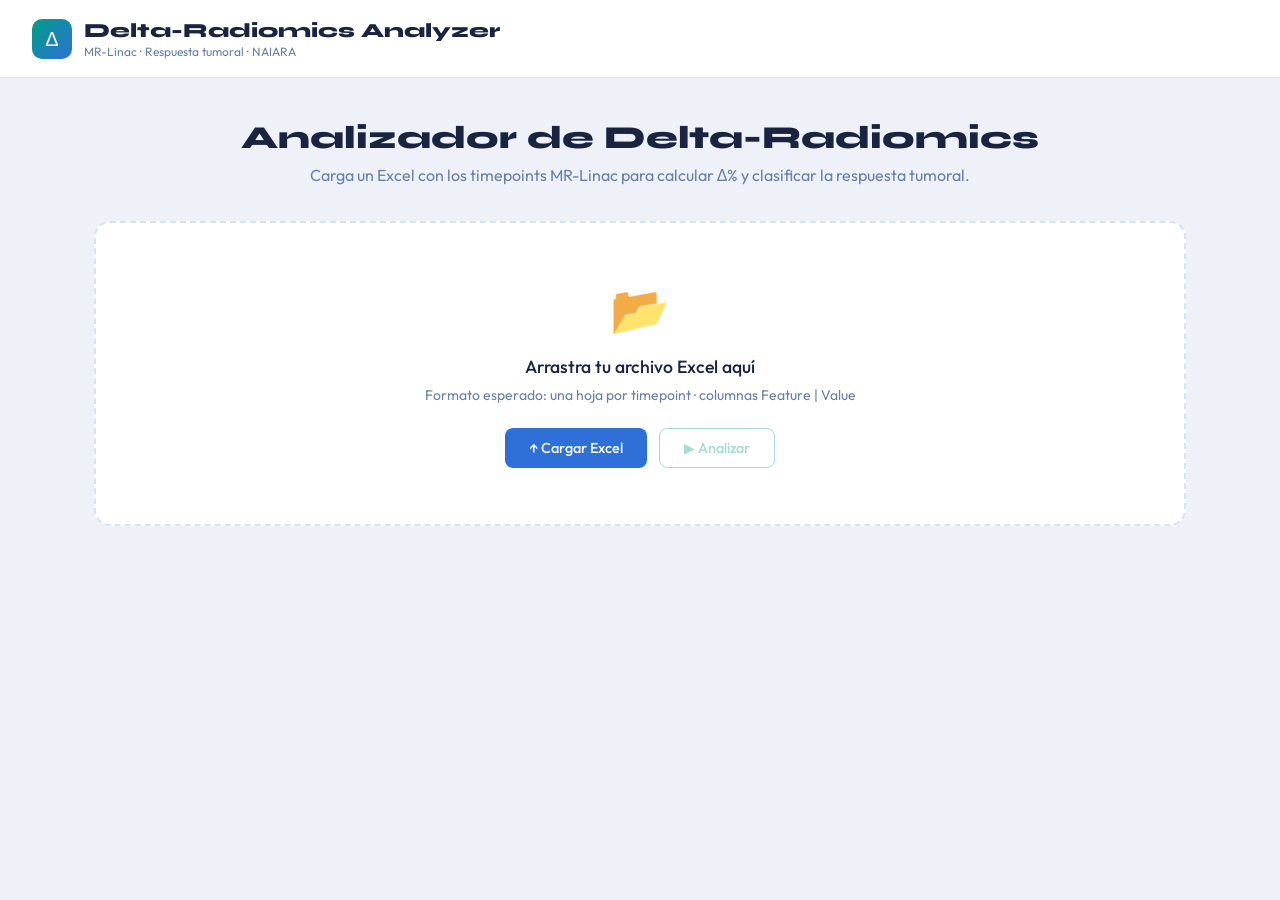
<file: simuladores_1/delta_radiomics_analyzer.html>
<!DOCTYPE html>
<html lang="es">
<head>
<meta charset="UTF-8">
<meta name="viewport" content="width=device-width, initial-scale=1.0">
<title>Delta-Radiomics Analyzer | MR-Linac</title>
<link rel="preconnect" href="https://fonts.googleapis.com">
<link rel="preconnect" href="https://fonts.gstatic.com" crossorigin>
<link href="https://fonts.googleapis.com/css2?family=Syne:wght@700;800&family=JetBrains+Mono:wght@400;500&family=Outfit:wght@300;400;500&display=swap" rel="stylesheet">
<link rel="stylesheet" href="styles.css">
<script src="https://cdn.sheetjs.com/xlsx-0.20.0/package/dist/xlsx.full.min.js"></script>
</head>
<body>

<header>
  <div class="logo">
    <div class="logo-icon">Δ</div>
    <div>
      <h1>Delta-Radiomics Analyzer</h1>
      <p>MR-Linac · Respuesta tumoral · NAIARA</p>
    </div>
  </div>
  <button id="btn-nuevo" onclick="resetToUpload()">↩ Nuevo análisis</button>
</header>

<main>

<!-- ════════════════════ FASE 1 — UPLOAD ════════════════════ -->
<section id="phase-upload">
  <div class="upload-header">
    <h2>Analizador de Delta-Radiomics</h2>
    <p>Carga un Excel con los timepoints MR-Linac para calcular Δ% y clasificar la respuesta tumoral.</p>
  </div>

  <div class="drop-zone" id="drop-zone">
    <div class="dz-icon">📂</div>
    <h3>Arrastra tu archivo Excel aquí</h3>
    <p>Formato esperado: una hoja por timepoint · columnas Feature | Value</p>
    <div class="dz-actions">
      <button class="btn-primary" onclick="document.getElementById('file-input').click()">↑ Cargar Excel</button>
      <button class="btn-secondary" id="btn-analyze" onclick="startAnalysis()" disabled>▶ Analizar</button>
    </div>
    <p id="loaded-file" class="loaded-file"></p>
    <input type="file" id="file-input" accept=".xlsx,.xls">
  </div>
</section>

<!-- ════════════════════ FASE 2 — PIPELINE ════════════════════ -->
<section id="phase-pipeline">
  <div class="pipeline-header">
    <h2>Pipeline de análisis</h2>
    <p id="pipeline-filename"></p>
  </div>
  <div class="pipeline-steps">

    <div class="pipe-card" id="pc1">
      <div class="pipe-card-icon">📋</div>
      <h3>1 · Carga e indexación de datos</h3>
      <p id="pc1-text"></p>
      <button class="pipe-next" onclick="advancePipeline(2)">Siguiente →</button>
    </div>

    <div class="pipe-card p-hidden" id="pc2">
      <div class="pipe-card-icon">📈</div>
      <h3>2 · Cálculo de variación longitudinal (Δ%)</h3>
      <p id="pc2-text"></p>
      <button class="pipe-next" onclick="advancePipeline(3)">Siguiente →</button>
    </div>

    <div class="pipe-card p-hidden" id="pc3">
      <div class="pipe-card-icon">🔍</div>
      <h3>3 · Clasificación por umbral clínico</h3>
      <p id="pc3-text"></p>
      <button class="pipe-next" onclick="advancePipeline(4)">Siguiente →</button>
    </div>

    <div class="pipe-card p-hidden" id="pc4">
      <div class="pipe-card-icon">🎯</div>
      <h3 id="pc4-title">4 · Score de respuesta global</h3>
      <p id="pc4-text"></p>
      <button class="pipe-next final" onclick="showResults()">Ver resultados →</button>
    </div>

  </div>
</section>

<!-- ════════════════════ FASE 3 — RESULTS ════════════════════ -->
<section id="phase-results">
  <div class="results-header">
    <h2>Informe de respuesta tumoral</h2>
    <p id="results-subtitle"></p>
  </div>

  <div class="results-grid">

    <!-- LEFT: tabla features -->
    <div class="table-card">
      <div class="table-card-title">Features radiómicas · Δ% respecto al timepoint basal</div>
      <div class="table-scroll">
        <table class="results-table">
          <thead>
            <tr>
              <th>Feature</th>
              <th>Categoría</th>
              <th>Basal</th>
              <th>Último</th>
              <th>Δ%</th>
              <th>Clasificación</th>
            </tr>
          </thead>
          <tbody id="results-tbody"></tbody>
        </table>
      </div>
    </div>

    <!-- RIGHT: score + chart -->
    <div class="right-col">

      <div class="score-card">
        <div class="score-number" id="score-number">—</div>
        <div class="score-label"  id="score-label">—</div>
        <div class="score-bar-wrap">
          <div class="score-bar" id="score-bar" style="width:0%"></div>
        </div>
        <div class="score-counts">
          <div class="count-box">
            <div class="count-num" id="cnt-resp" style="color:var(--green)">0</div>
            <div class="count-lbl">Respuesta</div>
          </div>
          <div class="count-box">
            <div class="count-num" id="cnt-est" style="color:var(--muted)">0</div>
            <div class="count-lbl">Estable</div>
          </div>
          <div class="count-box">
            <div class="count-num" id="cnt-res" style="color:var(--red)">0</div>
            <div class="count-lbl">Resistencia</div>
          </div>
        </div>
        <p class="score-note" id="score-note"></p>
        <div class="dl-row">
          <div style="flex:1">
            <button class="btn-dl" style="width:100%" onclick="downloadJSON()">⬇ JSON</button>
            <span class="dl-sub">Informe completo · Δ% por feature</span>
          </div>
        </div>
      </div>

      <div class="chart-card">
        <div class="chart-card-title">
          <span>Distribución Δ% por feature</span>
          <button class="btn-dl-svg" onclick="downloadChartSVG()">⬇ SVG</button>
        </div>
        <div id="chart-wrap"></div>
      </div>

    </div>
  </div>

  <!-- Feature trend over time -->
  <div class="trend-card">
    <div class="trend-card-title">
      <span>Evolución temporal por feature</span>
      <div style="display:flex;align-items:center;gap:10px">
        <select id="feature-select" class="feature-select" onchange="updateTrendChart()"></select>
        <button class="btn-dl-svg" onclick="downloadTrendSVG()">⬇ SVG</button>
      </div>
    </div>
    <div id="trend-chart-wrap"></div>
  </div>

</section>

</main>

<div id="feature-tooltip"></div>

<script src="main.js"></script>
</body>
</html>
</file>
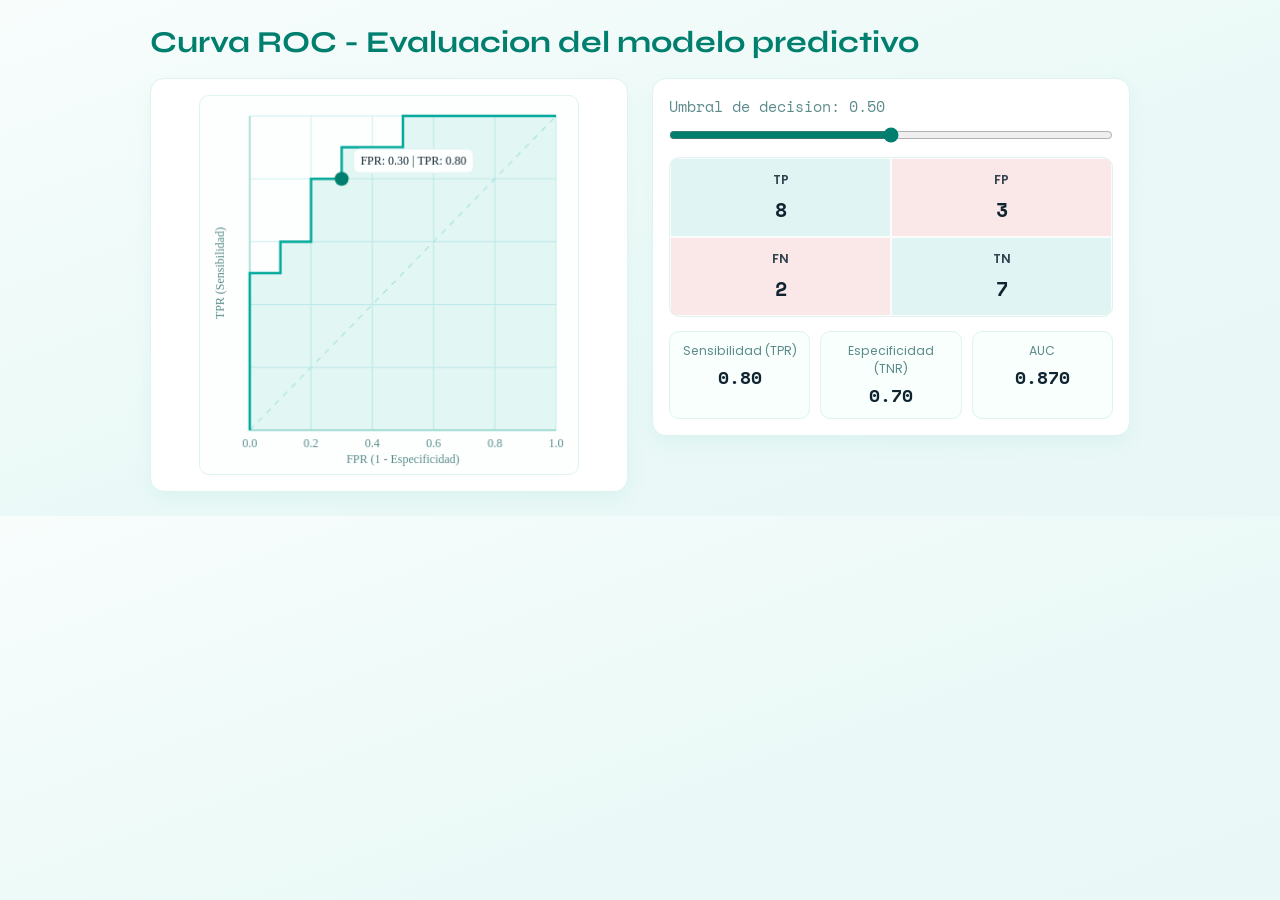
<file: simuladores_2/roc_curve.html>
<!DOCTYPE html>
<html lang="es">
<head>
  <meta charset="UTF-8" />
  <meta name="viewport" content="width=device-width, initial-scale=1.0" />
  <title>Curva ROC Interactiva</title>
  <link rel="preconnect" href="https://fonts.googleapis.com" />
  <link rel="preconnect" href="https://fonts.gstatic.com" crossorigin />
  <link href="https://fonts.googleapis.com/css2?family=Poppins:wght@400;600&family=Syne:wght@700&family=Space+Mono:wght@400;700&display=swap" rel="stylesheet" />
  <link rel="stylesheet" href="styles.css">
</head>
<body>
  <div class="wrap">
    <h1>Curva ROC - Evaluacion del modelo predictivo</h1>

    <div class="grid">
      <section class="panel">
        <canvas id="rocCanvas" width="380" height="380" aria-label="Curva ROC"></canvas>
      </section>

      <section class="panel">
        <div class="control">
          <label id="thresholdLabel" for="threshold">Umbral de decision: 0.50</label>
          <input id="threshold" type="range" min="0" max="1" step="0.01" value="0.50" />
        </div>

        <div class="matrix" aria-label="Matriz de confusion">
          <div class="cell tp"><span class="k">TP</span><span class="v" id="tp">0</span></div>
          <div class="cell fp"><span class="k">FP</span><span class="v" id="fp">0</span></div>
          <div class="cell fn"><span class="k">FN</span><span class="v" id="fn">0</span></div>
          <div class="cell tn"><span class="k">TN</span><span class="v" id="tn">0</span></div>
        </div>

        <div class="metrics">
          <div class="metric">
            <div class="k">Sensibilidad (TPR)</div>
            <div class="v" id="tprMetric">0.00</div>
          </div>
          <div class="metric">
            <div class="k">Especificidad (TNR)</div>
            <div class="v" id="tnrMetric">0.00</div>
          </div>
          <div class="metric">
            <div class="k">AUC</div>
            <div class="v" id="aucMetric">0.00</div>
          </div>
        </div>
      </section>
    </div>
  </div>

  <script src="main.js"></script>
</body>
</html>
</file>
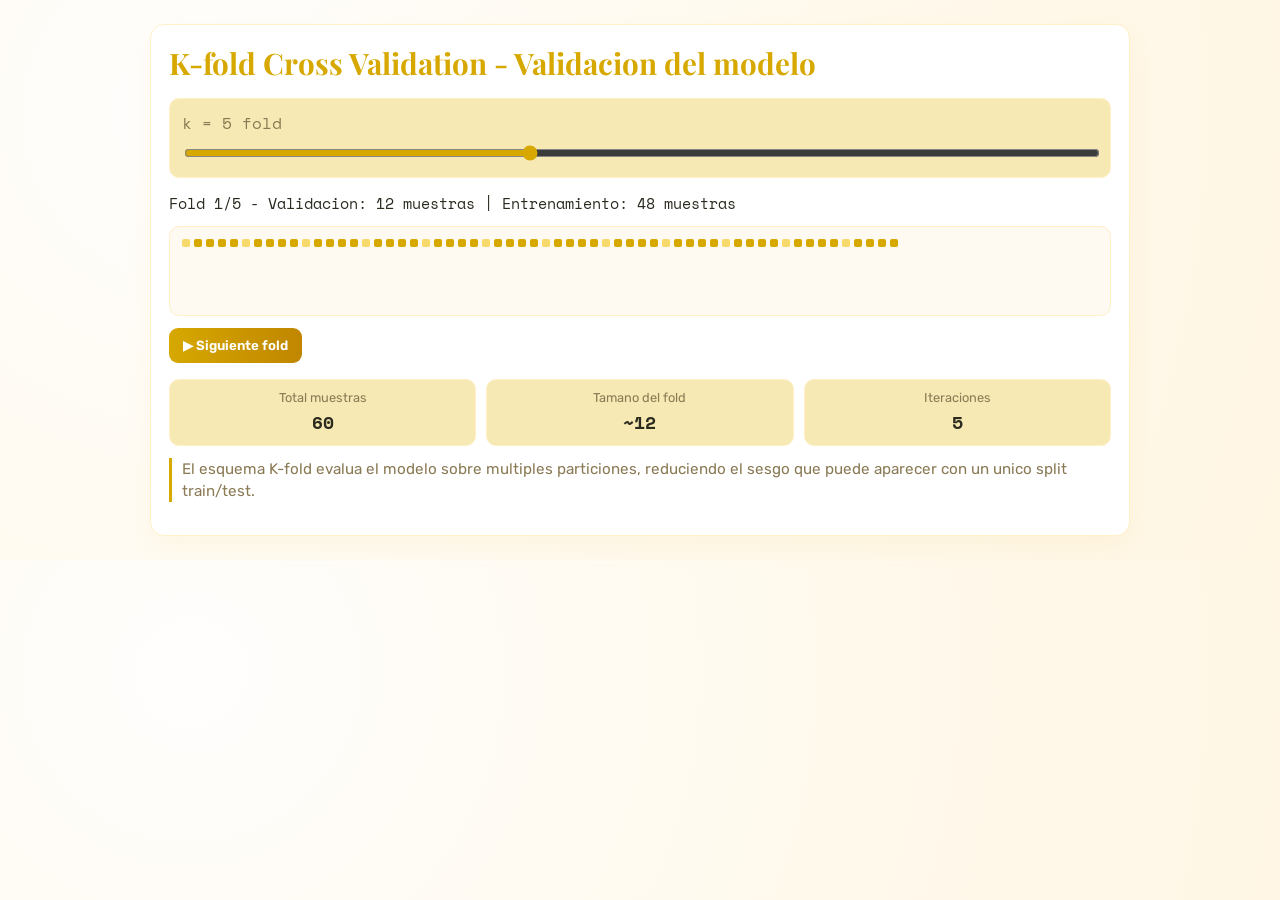
<file: simuladores_3/kfold_validation.html>
<!DOCTYPE html>
<html lang="es">
<head>
  <meta charset="UTF-8" />
  <meta name="viewport" content="width=device-width, initial-scale=1.0" />
  <title>K-fold Cross Validation</title>
  <link rel="preconnect" href="https://fonts.googleapis.com" />
  <link rel="preconnect" href="https://fonts.gstatic.com" crossorigin />
  <link href="https://fonts.googleapis.com/css2?family=Rubik:wght@400;600&family=Playfair+Display:wght@700&family=Space+Mono:wght@400;700&display=swap" rel="stylesheet" />
  <link rel="stylesheet" href="styles.css">
</head>
<body>
  <main class="wrap">
    <h1>K-fold Cross Validation - Validacion del modelo</h1>

    <section class="control">
      <label id="kLabel" for="kRange">k = 5 fold</label>
      <input id="kRange" type="range" min="2" max="10" step="1" value="5" />
    </section>

    <div id="foldInfo" class="fold-info"></div>
    <section class="samples" id="samplesGrid" aria-label="Distribucion de muestras"></section>

    <div class="actions">
      <button id="nextFoldBtn" type="button">▶ Siguiente fold</button>
    </div>

    <section class="cards">
      <article class="card">
        <div class="k">Total muestras</div>
        <div class="v">60</div>
      </article>
      <article class="card">
        <div class="k">Tamano del fold</div>
        <div class="v" id="foldSize">~12</div>
      </article>
      <article class="card">
        <div class="k">Iteraciones</div>
        <div class="v" id="iterations">5</div>
      </article>
    </section>

    <p class="note">
      El esquema K-fold evalua el modelo sobre multiples particiones,
      reduciendo el sesgo que puede aparecer con un unico split train/test.
    </p>
  </main>

  <script src="main.js"></script>
</body>
</html>
</file>
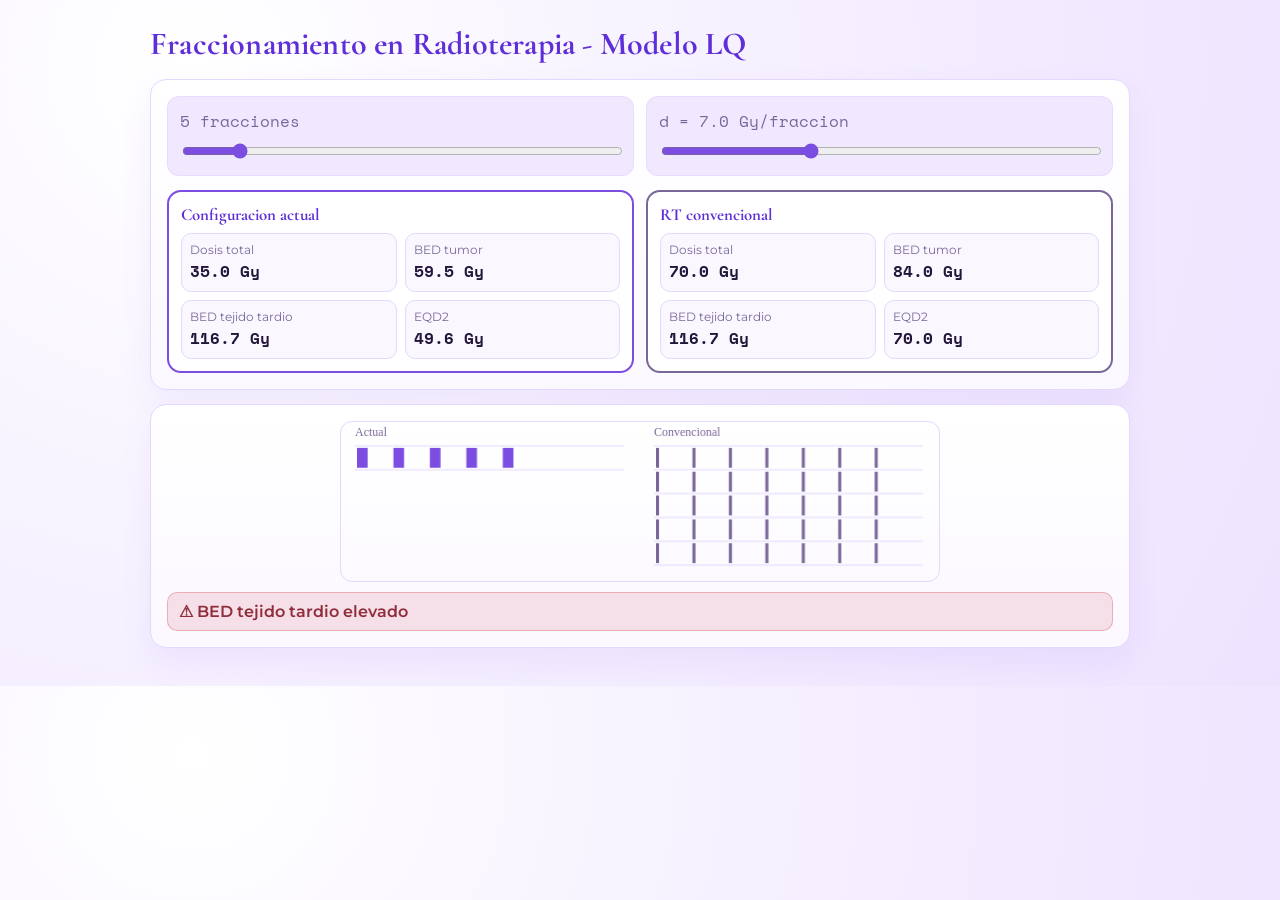
<file: simuladores_4/rt_fractionation.html>
<!DOCTYPE html>
<html lang="es">
<head>
  <meta charset="UTF-8" />
  <meta name="viewport" content="width=device-width, initial-scale=1.0" />
  <title>Fraccionamiento RT - Modelo LQ</title>
  <link rel="preconnect" href="https://fonts.googleapis.com" />
  <link rel="preconnect" href="https://fonts.gstatic.com" crossorigin />
  <link href="https://fonts.googleapis.com/css2?family=Cormorant+Garamond:wght@600;700&family=Montserrat:wght@400;500;600&family=Space+Mono:wght@400;700&display=swap" rel="stylesheet" />
  <link rel="stylesheet" href="styles.css" />
</head>
<body>
  <main class="wrap">
    <h1>Fraccionamiento en Radioterapia - Modelo LQ</h1>

    <section class="panel">
      <div class="controls">
        <div class="control">
          <label id="nLabel" for="nFractions">5 fracciones</label>
          <input id="nFractions" type="range" min="1" max="35" step="1" value="5" />
        </div>
        <div class="control">
          <label id="dLabel" for="dosePerFraction">d = 7.0 Gy/fraccion</label>
          <input id="dosePerFraction" type="range" min="0.5" max="20" step="0.5" value="7" />
        </div>
      </div>

      <div class="cards">
        <article class="card current">
          <h2>Configuracion actual</h2>
          <div class="metrics">
            <div class="metric"><div class="k">Dosis total</div><div class="v" id="curD">0</div></div>
            <div class="metric"><div class="k">BED tumor</div><div class="v" id="curBedTumor">0</div></div>
            <div class="metric"><div class="k">BED tejido tardio</div><div class="v" id="curBedTissue">0</div></div>
            <div class="metric"><div class="k">EQD2</div><div class="v" id="curEqd2">0</div></div>
          </div>
        </article>

        <article class="card conventional">
          <h2>RT convencional</h2>
          <div class="metrics">
            <div class="metric"><div class="k">Dosis total</div><div class="v" id="refD">0</div></div>
            <div class="metric"><div class="k">BED tumor</div><div class="v" id="refBedTumor">0</div></div>
            <div class="metric"><div class="k">BED tejido tardio</div><div class="v" id="refBedTissue">0</div></div>
            <div class="metric"><div class="k">EQD2</div><div class="v" id="refEqd2">0</div></div>
          </div>
        </article>
      </div>
    </section>

    <section class="panel">
      <canvas id="fractionCanvas" width="600" height="160" aria-label="Comparacion de fraccionamiento"></canvas>
      <div class="alerts">
        <div id="warnBed" class="alert red">⚠ BED tejido tardio elevado</div>
        <div id="warnTumor" class="alert orange">⚠ Dosis tumoral posiblemente insuficiente</div>
      </div>
    </section>
  </main>

  <script src="main.js"></script>
</body>
</html>
</file>
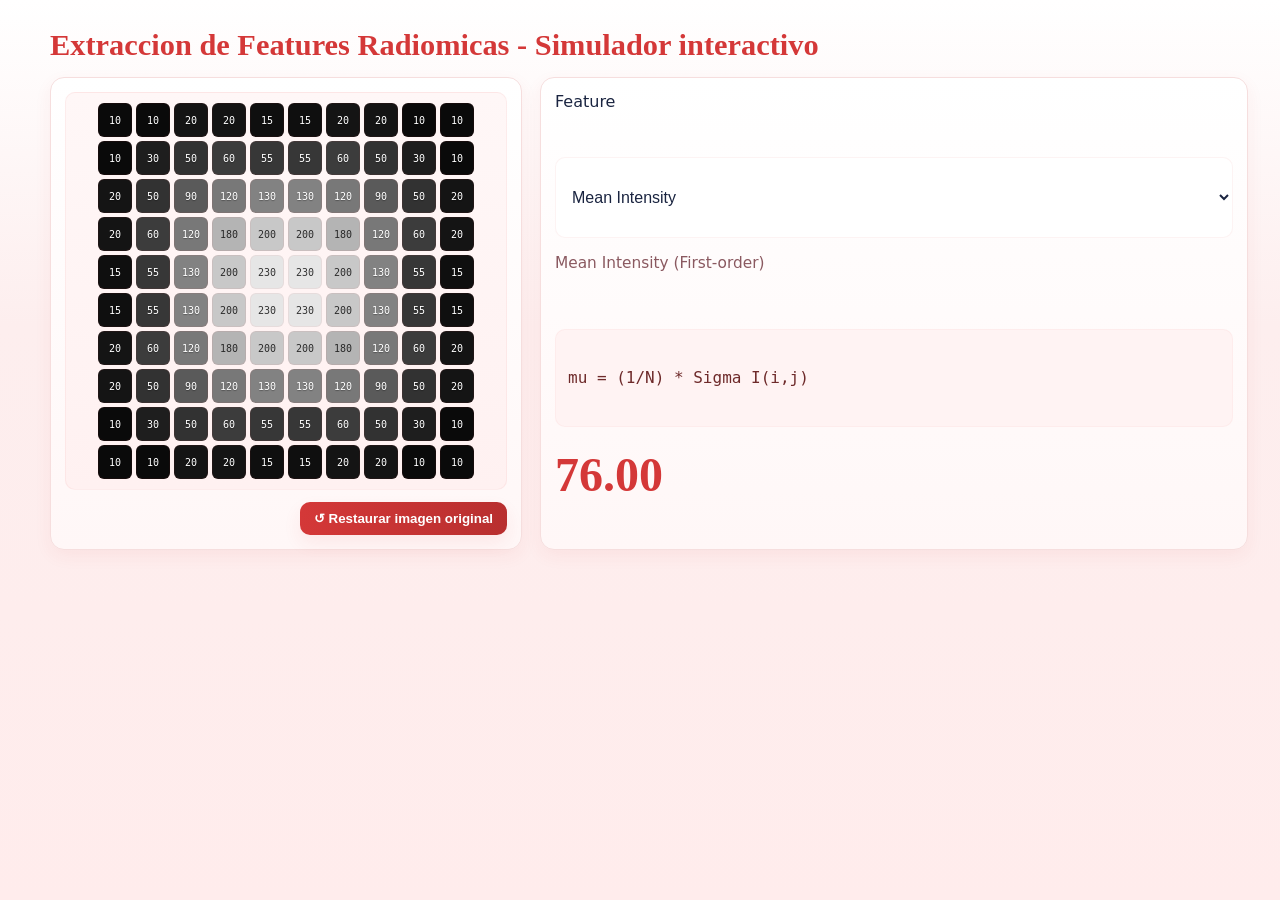
<file: simuladores_5/radiomic_features.html>
<link rel="stylesheet" href="styles.css">
</head>
<body>
  <main class="wrap">
    <h1>Extraccion de Features Radiomicas - Simulador interactivo</h1>

    <section class="layout">
      <article class="panel">
        <div id="pixelGrid" class="grid" aria-label="Imagen MRI simplificada"></div>
        <div class="tools">
          <button id="resetBtn" type="button">↺ Restaurar imagen original</button>
        </div>
      </article>

      <article class="panel feature-select">
        <label for="featureSelect">Feature</label>
        <select id="featureSelect">
          <option value="mean">Mean Intensity</option>
          <option value="std">Std Deviation</option>
          <option value="entropy">Entropy</option>
          <option value="contrast">Contrast (GLCM simplificado)</option>
          <option value="energy">Energy</option>
        </select>

        <div id="featureMeta" class="meta"></div>
        <div id="formulaBox" class="formula"></div>
        <div id="valueBox" class="value">0.00</div>
      </article>
    </section>
  </main>

  <script src="main.js"></script>
</body>
</html>
</file>
<file: simuladores_1/styles.css>
:root {
  --bg:#eef1f8; --surface:#ffffff; --border:#d8e2f5;
  --text:#1a2440; --muted:#6880a8;
  --teal:#009e84; --blue:#2e70d8;
  --green:#18a858; --red:#d43838; --orange:#c07828;
}
*,*::before,*::after { box-sizing:border-box; margin:0; padding:0; }
body { font-family:'Outfit',sans-serif; background:var(--bg); color:var(--text); min-height:100vh; }

header {
  background:var(--surface); border-bottom:1px solid var(--border);
  padding:18px 32px; display:flex; align-items:center; justify-content:space-between;
  position:sticky; top:0; z-index:100;
}
.logo { display:flex; align-items:center; gap:12px; }
.logo-icon {
  width:40px; height:40px; border-radius:10px;
  background:linear-gradient(135deg,var(--teal),var(--blue));
  display:flex; align-items:center; justify-content:center;
  font-size:20px; color:#fff;
}
.logo h1 { font-family:'Syne',sans-serif; font-size:1.25rem; font-weight:800; }
.logo p  { font-size:0.75rem; color:var(--muted); margin-top:1px; }
#btn-nuevo {
  display:none; padding:8px 20px; border-radius:8px;
  background:var(--blue); color:#fff; border:none; cursor:pointer;
  font-family:'Outfit',sans-serif; font-size:0.875rem; font-weight:500;
}
#btn-nuevo:hover { opacity:.88; }

main { max-width:1140px; margin:0 auto; padding:40px 24px; }

/* ── UPLOAD ────────────────────────────────────────────────── */
.upload-header { text-align:center; margin-bottom:36px; }
.upload-header h2 { font-family:'Syne',sans-serif; font-size:2rem; font-weight:800; }
.upload-header p  { color:var(--muted); margin-top:8px; }

.drop-zone {
  border:2px dashed var(--border); border-radius:16px;
  background:var(--surface); padding:56px 40px; text-align:center;
  transition:border-color .2s, background .2s; cursor:pointer;
}
.drop-zone.drag-over { border-color:var(--blue); background:#f0f5ff; }
.drop-zone .dz-icon { font-size:3rem; margin-bottom:16px; }
.drop-zone h3 { font-size:1.1rem; font-weight:500; margin-bottom:8px; }
.drop-zone p  { color:var(--muted); font-size:.875rem; }
.dz-actions   { display:flex; gap:12px; justify-content:center; margin-top:24px; flex-wrap:wrap; }

.btn-primary {
  padding:10px 24px; border-radius:8px; background:var(--blue); color:#fff;
  border:none; cursor:pointer; font-family:'Outfit',sans-serif;
  font-size:.9rem; font-weight:500; transition:opacity .15s;
}
.btn-primary:hover { opacity:.88; }
.btn-secondary {
  padding:10px 24px; border-radius:8px; background:transparent;
  color:var(--teal); border:1.5px solid var(--teal); cursor:pointer;
  font-family:'Outfit',sans-serif; font-size:.9rem; font-weight:500;
  transition:opacity .15s;
}
.btn-secondary:hover:not(:disabled) { opacity:.75; }
.btn-secondary:disabled { opacity:.35; cursor:not-allowed; }
#file-input { display:none; }

.loaded-file {
  color:var(--green); font-size:.8rem; margin-top:14px;
  font-family:'JetBrains Mono',monospace; display:none;
}

/* ── PIPELINE ──────────────────────────────────────────────── */
#phase-pipeline { display:none; }
.pipeline-header { text-align:center; margin-bottom:32px; }
.pipeline-header h2 { font-family:'Syne',sans-serif; font-size:1.75rem; font-weight:800; }
.pipeline-header p  { color:var(--muted); margin-top:6px; font-size:.9rem; }

.pipeline-steps { display:flex; flex-direction:column; gap:14px; max-width:640px; margin:0 auto; }

.pipe-card {
  background:var(--surface); border:1px solid var(--border);
  border-radius:14px; padding:22px 24px;
  opacity:0; transform:translateY(8px);
  transition:opacity .35s ease, transform .35s ease;
}
.pipe-card.visible  { opacity:1; transform:none; }
.pipe-card.p-hidden { display:none; }
.pipe-card.highlight      { border-color:var(--green);  background:#f0faf5; }
.pipe-card.highlight-warn { border-color:var(--orange); background:#fdf6ee; }
.pipe-card.highlight-err  { border-color:var(--red);    background:#fdf0f0; }

.pipe-card-icon { font-size:1.5rem; margin-bottom:10px; }
.pipe-card h3   { font-size:1rem; font-weight:500; margin-bottom:6px; }
.pipe-card p    { font-size:.875rem; color:var(--muted); line-height:1.55; }
.pipe-card code {
  font-family:'JetBrains Mono',monospace; font-size:.8rem;
  background:var(--bg); border-radius:4px; padding:1px 5px;
}
.pipe-next {
  display:block; margin-top:16px; margin-left:auto;
  padding:8px 22px; border-radius:8px;
  background:var(--blue); color:#fff; border:none; cursor:pointer;
  font-family:'Outfit',sans-serif; font-size:.875rem; font-weight:500;
  transition:opacity .15s;
}
.pipe-next:hover   { opacity:.88; }
.pipe-next.final   { background:var(--green); }

/* ── RESULTS ───────────────────────────────────────────────── */
#phase-results { display:none; }
.results-header { text-align:center; margin-bottom:28px; }
.results-header h2 { font-family:'Syne',sans-serif; font-size:1.75rem; font-weight:800; }
.results-header p  { color:var(--muted); margin-top:6px; font-size:.9rem; }

.results-grid {
  display:grid; grid-template-columns:3fr 2fr; gap:20px; align-items:start;
}
@media(max-width:800px){ .results-grid{ grid-template-columns:1fr; } }

/* Table card */
.table-card {
  background:var(--surface); border:1px solid var(--border);
  border-radius:14px; overflow:hidden;
}
.table-card-title {
  padding:14px 18px; border-bottom:1px solid var(--border);
  font-size:.78rem; font-weight:500; color:var(--muted);
  text-transform:uppercase; letter-spacing:.05em;
}
.table-scroll { overflow-x:auto; }
.results-table { width:100%; border-collapse:collapse; }
.results-table th {
  padding:9px 12px; text-align:left; font-size:.72rem; font-weight:500;
  color:var(--muted); text-transform:uppercase; letter-spacing:.05em;
  border-bottom:1px solid var(--border); background:var(--bg);
  white-space:nowrap;
}
.results-table td {
  padding:8px 12px; font-size:.81rem; border-bottom:1px solid var(--border);
  vertical-align:middle;
}
.results-table tr:last-child td { border-bottom:none; }
.cat-row td {
  background:var(--bg); padding:5px 12px;
  font-size:.7rem; font-weight:500; color:var(--muted);
  text-transform:uppercase; letter-spacing:.07em;
}
.feature-cell { display:flex; align-items:center; gap:5px; white-space:nowrap; }
.info-icon {
  display:inline-flex; align-items:center; justify-content:center;
  width:14px; height:14px; border-radius:50%;
  background:var(--border); color:var(--muted);
  font-size:8px; font-weight:700; cursor:pointer; flex-shrink:0;
  transition:background .15s, color .15s;
}
.info-icon:hover { background:var(--blue); color:#fff; }
.val-mono   { font-family:'JetBrains Mono',monospace; font-size:.78rem; white-space:nowrap; }
.delta-pos  { color:var(--green); font-family:'JetBrains Mono',monospace; font-size:.78rem; white-space:nowrap; }
.delta-neg  { color:var(--red);   font-family:'JetBrains Mono',monospace; font-size:.78rem; white-space:nowrap; }
.delta-neu  { color:var(--muted); font-family:'JetBrains Mono',monospace; font-size:.78rem; white-space:nowrap; }

.badge {
  display:inline-flex; align-items:center; padding:2px 8px;
  border-radius:4px; font-size:.71rem; font-weight:500; white-space:nowrap;
}
.badge-resp { background:rgba(24,168,88,.15);   color:var(--green); }
.badge-est  { background:rgba(104,128,168,.15); color:var(--muted); }
.badge-res  { background:rgba(212,56,56,.15);   color:var(--red);   }

/* Right column */
.right-col { display:flex; flex-direction:column; gap:16px; }

.score-card {
  background:var(--surface); border:1px solid var(--border);
  border-radius:14px; padding:24px 22px;
}
.score-number {
  font-family:'Syne',sans-serif; font-size:4.5rem; font-weight:800;
  line-height:1; text-align:center;
}
.score-label {
  text-align:center; font-size:.9rem; font-weight:500;
  margin-top:4px; margin-bottom:16px;
}
.score-bar-wrap {
  background:var(--border); border-radius:6px; height:11px; overflow:hidden; margin-bottom:18px;
}
.score-bar { height:100%; border-radius:6px; transition:width .8s ease; }
.score-counts {
  display:flex; border:1px solid var(--border); border-radius:8px; overflow:hidden; margin-bottom:16px;
}
.count-box { flex:1; text-align:center; padding:10px 6px; }
.count-box + .count-box { border-left:1px solid var(--border); }
.count-num { font-family:'JetBrains Mono',monospace; font-size:1.3rem; font-weight:500; }
.count-lbl { font-size:.68rem; color:var(--muted); margin-top:2px; text-transform:uppercase; letter-spacing:.04em; }
.score-note { font-size:.73rem; color:var(--muted); text-align:center; line-height:1.5; }

.dl-row { display:flex; gap:10px; margin-top:16px; flex-wrap:wrap; }
.btn-dl {
  flex:1; min-width:100px; padding:9px 12px; border-radius:8px;
  border:1.5px solid var(--border); background:var(--surface);
  color:var(--text); cursor:pointer; font-family:'Outfit',sans-serif;
  font-size:.82rem; font-weight:500; text-align:center;
  transition:border-color .15s, background .15s;
}
.btn-dl:hover { border-color:var(--blue); background:var(--bg); }
.dl-sub { font-size:.68rem; color:var(--muted); margin-top:3px; display:block; }

/* Chart card */
.chart-card {
  background:var(--surface); border:1px solid var(--border);
  border-radius:14px; overflow:hidden;
}
.chart-card-title {
  padding:13px 18px; border-bottom:1px solid var(--border);
  font-size:.78rem; font-weight:500; color:var(--muted);
  text-transform:uppercase; letter-spacing:.05em;
  display:flex; align-items:center; justify-content:space-between;
}
#chart-wrap { padding:12px 8px 8px; }
.btn-dl-svg {
  padding:4px 12px; border-radius:6px; border:1px solid var(--border);
  background:var(--surface); color:var(--muted); cursor:pointer;
  font-family:'Outfit',sans-serif; font-size:.75rem;
  transition:border-color .15s;
}
.btn-dl-svg:hover { border-color:var(--blue); color:var(--text); }

/* Tooltip */
#feature-tooltip {
  position:fixed; display:none; z-index:9999;
  max-width:230px; padding:9px 12px;
  background:#1a2440; color:#fff;
  font-family:'Outfit',sans-serif; font-size:.77rem; line-height:1.5;
  border-radius:8px; pointer-events:none;
  box-shadow:0 4px 16px rgba(0,0,0,.25);
}
#feature-tooltip::after {
  content:''; position:absolute; top:100%; left:50%;
  transform:translateX(-50%); border:6px solid transparent;
  border-top-color:#1a2440;
}

/* ── TREND CHART ───────────────────────────────────────────── */
.trend-card {
  background:var(--surface); border:1px solid var(--border);
  border-radius:14px; overflow:hidden; margin-top:20px;
}
.trend-card-title {
  padding:13px 18px; border-bottom:1px solid var(--border);
  font-size:.78rem; font-weight:500; color:var(--muted);
  text-transform:uppercase; letter-spacing:.05em;
  display:flex; align-items:center; justify-content:space-between;
}
#trend-chart-wrap { padding:12px 8px 8px; min-height:60px; }
.feature-select {
  font-family:'Outfit',sans-serif; font-size:.85rem; font-weight:400;
  padding:5px 10px; border-radius:6px; text-transform:none; letter-spacing:0;
  border:1px solid var(--border); background:var(--bg);
  color:var(--text); cursor:pointer;
}
</file>
<file: simuladores_2/styles.css>
/* Styles for ROC simulator - aqua theme */
:root{
  --bg:#eaf9f7;
  --surface:#ffffff;
  --border:#dff3f0;
  --text:#0f2430;
  --muted:#5b8b8a;
  --accent:#00a99a; /* aqua */
  --accent-strong:#007f6f;
  --blue:#2e70d8;
}
*{box-sizing:border-box}
body{
  margin:0;
  background:linear-gradient(160deg,#f8fdfc 0%,var(--bg)55%,#e9f7f6 100%);
  color:var(--text);
  font-family:'Poppins',system-ui,-apple-system,'Segoe UI',Roboto,Arial;
  padding:24px;
}
.wrap{max-width:980px;margin:0 auto}
h1{margin:0 0 18px;font-family:'Syne',serif;font-weight:700;font-size:1.9rem;color:var(--accent-strong)}
.grid{display:grid;grid-template-columns:1fr 1fr;gap:24px;align-items:start}
.panel{background:var(--surface);border:1px solid var(--border);border-radius:14px;padding:16px;box-shadow:0 8px 20px rgba(0,169,154,0.06)}
canvas{width:100%;max-width:380px;height:auto;display:block;margin:0 auto;background:#fcfffe;border:1px solid var(--border);border-radius:10px}
.control label{display:block;font-family:'Space Mono',monospace;color:var(--muted);margin-bottom:8px;font-size:0.95rem}
input[type=range]{width:100%;accent-color:var(--accent-strong);margin:0 0 14px}
.matrix{display:grid;grid-template-columns:1fr 1fr;border:1px solid var(--border);border-radius:10px;overflow:hidden;margin-bottom:14px}
.cell{padding:12px;text-align:center;border:1px solid rgba(255,255,255,0.8)}
.cell .k{display:block;font-size:0.78rem;color:rgba(15,36,48,0.85);margin-bottom:6px;font-weight:600}
.cell .v{font-family:'Space Mono',monospace;font-size:1.25rem;font-weight:600}
.tp,.tn{background:rgba(0,169,154,0.12)}
.fp,.fn{background:rgba(212,56,56,0.12)}
.metrics{display:grid;grid-template-columns:repeat(3,1fr);gap:10px}
.metric{border:1px solid var(--border);background:#f8fffd;border-radius:10px;padding:10px;text-align:center}
.metric .k{font-size:0.77rem;color:var(--muted);margin-bottom:4px}
.metric .v{font-family:'Space Mono',monospace;font-size:1.12rem;font-weight:600}
@media(max-width:900px){.grid{grid-template-columns:1fr}}
</file>
<file: simuladores_3/styles.css>
/* Styles for K-fold simulator - yellow theme */
:root{
  --bg:#fff9ec;
  --surface:#ffffff;
  --border:#fff0c8;
  --text:#2b2a1f;
  --muted:#8a7a55;
  --accent:#d6a800; /* yellow */
  --accent-weak:#f6e9b3;
  --blue:#2e70d8;
}
*{box-sizing:border-box}
body{margin:0;font-family:'Rubik',system-ui,-apple-system,'Segoe UI',Roboto,Arial;color:var(--text);background:radial-gradient(circle at 15% 20%, #fffefd 0%, var(--bg) 55%, #fff6e4 100%);padding:24px}
.wrap{max-width:980px;margin:0 auto;background:var(--surface);border:1px solid var(--border);border-radius:14px;padding:18px;box-shadow:0 10px 28px rgba(214,168,10,0.06)}
h1{margin:0 0 16px;font-family:'Playfair Display',serif;font-weight:700;font-size:1.85rem;color:var(--accent)}
.control{border:1px solid var(--border);background:var(--accent-weak);border-radius:10px;padding:12px;margin-bottom:14px}
.control label{display:block;font-family:'Space Mono',monospace;color:var(--muted);margin-bottom:8px}
input[type=range]{width:100%;accent-color:var(--accent)}
.fold-info{font-family:'Space Mono',monospace;color:var(--text);margin:10px 0 12px;font-size:0.95rem}
.samples{border:1px solid var(--border);border-radius:10px;background:#fffaf1;padding:12px;display:flex;flex-wrap:wrap;gap:4px;min-height:90px}
.sample{width:8px;height:8px;border-radius:2px;transition:opacity 300ms ease,background-color 300ms ease;opacity:1;background:var(--accent)}
.sample.validation{background:#f7d86a}
.sample.fade{opacity:0}
.actions{margin-top:12px}
button{border:0;border-radius:9px;padding:10px 14px;background:linear-gradient(90deg,var(--accent),#c08600);color:#fff;font-weight:600;font-family:'Rubik',sans-serif;cursor:pointer}
button:hover{filter:brightness(1.03)}
.cards{margin-top:16px;display:grid;grid-template-columns:repeat(3,1fr);gap:10px}
.card{border:1px solid var(--border);background:var(--accent-weak);border-radius:10px;padding:10px;text-align:center}
.card .k{color:var(--muted);font-size:0.8rem;margin-bottom:4px}
.card .v{font-family:'Space Mono',monospace;font-size:1.1rem;font-weight:600}
.note{margin-top:12px;color:var(--muted);line-height:1.45;font-size:0.95rem;border-left:3px solid var(--accent);padding-left:10px}
@media(max-width:700px){.cards{grid-template-columns:1fr}}
</file>
<file: simuladores_4/styles.css>
/* Styles for rt_fractionation.html - purple theme */
:root {
  --bg: #f5efff;
  --surface: #ffffff;
  --border: #e4d8ff;
  --text: #22163a;
  --muted: #7a6799;
  --purple: #7b4de1;
  --purple-strong: #5e2fd8;
  --purple-soft: #f0e8ff;
  --teal: #2f9f95;
  --blue: #4f7ddb;
  --red: #d34b5d;
  --orange: #c98b34;
}

* { box-sizing: border-box; }

body {
  margin: 0;
  padding: 24px;
  font-family: "Montserrat", "Segoe UI", sans-serif;
  color: var(--text);
  background: radial-gradient(circle at 15% 10%, #ffffff 0%, var(--bg) 50%, #ede3ff 100%);
}

.wrap {
  max-width: 980px;
  margin: 0 auto;
}

h1 {
  margin: 0 0 16px;
  font-family: "Cormorant Garamond", serif;
  font-weight: 700;
  font-size: 2rem;
  color: var(--purple-strong);
  letter-spacing: 0.2px;
}

.panel {
  background: linear-gradient(180deg, #ffffff 0%, #fbf8ff 100%);
  border: 1px solid var(--border);
  border-radius: 16px;
  padding: 16px;
  box-shadow: 0 14px 32px rgba(123, 77, 225, 0.08);
  margin-bottom: 14px;
}

.controls {
  display: grid;
  grid-template-columns: 1fr 1fr;
  gap: 12px;
}

.control {
  border: 1px solid rgba(123, 77, 225, 0.08);
  border-radius: 12px;
  padding: 12px;
  background: var(--purple-soft);
}

.control label {
  display: block;
  color: var(--muted);
  font-family: "Space Mono", monospace;
  margin-bottom: 8px;
}

input[type="range"] {
  width: 100%;
  accent-color: var(--purple);
}

.cards {
  margin-top: 14px;
  display: grid;
  grid-template-columns: 1fr 1fr;
  gap: 12px;
}

.card {
  border: 2px solid var(--border);
  border-radius: 14px;
  padding: 12px;
  background: #fff;
}

.card.current { border-color: var(--purple); }
.card.conventional { border-color: var(--muted); }

.card h2 {
  margin: 0 0 8px;
  font-size: 1.05rem;
  font-family: "Cormorant Garamond", serif;
  font-weight: 700;
  color: var(--purple-strong);
}

.metrics {
  display: grid;
  grid-template-columns: repeat(2, 1fr);
  gap: 8px;
}

.metric {
  border: 1px solid var(--border);
  border-radius: 10px;
  padding: 8px;
  background: #faf7ff;
}

.metric .k {
  color: var(--muted);
  font-size: 0.76rem;
  margin-bottom: 2px;
}

.metric .v {
  font-family: "Space Mono", monospace;
  font-size: 1rem;
  font-weight: 700;
}

canvas {
  display: block;
  width: 100%;
  max-width: 600px;
  height: auto;
  border: 1px solid var(--border);
  border-radius: 12px;
  background: linear-gradient(180deg, #ffffff 0%, #fcfaff 100%);
  margin: 0 auto;
}

.alerts {
  margin-top: 10px;
  display: grid;
  gap: 8px;
}

.alert {
  border-radius: 10px;
  padding: 9px 11px;
  font-weight: 600;
  display: none;
}

.alert.red {
  background: rgba(211, 75, 93, 0.14);
  border: 1px solid rgba(211, 75, 93, 0.35);
  color: #8f2d3b;
}

.alert.orange {
  background: rgba(201, 139, 52, 0.14);
  border: 1px solid rgba(201, 139, 52, 0.35);
  color: #7d5318;
}

@media (max-width: 860px) {
  .controls, .cards { grid-template-columns: 1fr; }
}
</file>
<file: simuladores_5/styles.css>
/* Styles for radiomic_features.html (extracted from inline <style>) */
:root {
  --bg: #fdeeee;
  --surface: #ffffff;
  --border: #f6dede;
  --text: #1a2440;
  --muted: #8a5960;
  --primary: #d43838; /* red reference */
  --accent: #b82f2f;
  --muted-accent: #f7d7d7;
}

* { box-sizing: border-box; }

body {
  margin: 0;
  padding: 28px;
  font-family: "Inter", system-ui, -apple-system, "Segoe UI", Roboto, "Helvetica Neue", Arial;
  color: var(--text);
  background: linear-gradient(180deg, #ffffff 0%, var(--bg) 36%, #ffecec 100%);
}

.wrap {
  max-width: 1180px;
  margin: 0 auto;
}

h1 {
  margin: 0 0 14px;
  font-family: "Merriweather", serif;
  font-size: 1.9rem;
  font-weight: 700;
  color: var(--primary);
}

.layout {
  display: grid;
  grid-template-columns: 40% 60%;
  gap: 18px;
}

.panel {
  background: linear-gradient(180deg, #ffffff 0%, #fff7f7 100%);
  border: 1px solid var(--border);
  border-radius: 14px;
  padding: 14px;
  box-shadow: 0 6px 18px rgba(212, 56, 56, 0.06);
}

.grid {
  display: grid;
  grid-template-columns: repeat(10, 34px);
  grid-auto-rows: 34px;
  gap: 4px;
  justify-content: center;
  padding: 10px;
  border: 1px solid rgba(212,56,56,0.06);
  border-radius: 10px;
  background: linear-gradient(180deg, #fff7f7 0%, #fff1f1 100%);
  margin-bottom: 12px;
}

.pixel {
  border: 1px solid rgba(212,56,56,0.06);
  border-radius: 6px;
  cursor: pointer;
  display: flex;
  align-items: center;
  justify-content: center;
  font-family: "Roboto Mono", monospace;
  font-size: 10px;
  color: rgba(0,0,0,0.75);
  text-shadow: none;
  user-select: none;
  position: relative;
  transition: transform 120ms ease, box-shadow 160ms ease, background 120ms ease;
  /* default background uses CSS variable --v set by JS */
  background: rgb(var(--v, 230), var(--v, 230), var(--v, 230));
}

.pixel:hover {
  transform: translateY(-3px);
  box-shadow: 0 8px 18px rgba(212,56,56,0.08);
}

.pixel.light {
  color: #fff;
  text-shadow: 0 1px 1px rgba(0,0,0,0.3);
}

.pixel.dark {
  color: rgba(0,0,0,0.78);
}

.pixel input {
  width: 100%;
  height: 100%;
  border: 0;
  border-radius: 6px;
  text-align: center;
  font-family: "Roboto Mono", monospace;
  font-size: 12px;
  outline: 2px solid rgba(212,56,56,0.18);
  color: var(--text);
  background: rgba(255,255,255,0.92);
}

.tools {
  display: flex;
  justify-content: flex-end;
}

button {
  border: 0;
  background: linear-gradient(90deg, var(--primary), var(--accent));
  color: #fff;
  border-radius: 10px;
  padding: 9px 14px;
  font-weight: 600;
  cursor: pointer;
  font-family: "Inter", sans-serif;
  box-shadow: 0 8px 18px rgba(212,56,56,0.08);
}

.feature-select {
  display: grid;
  gap: 10px;
}

select {
  width: 100%;
  border: 1px solid rgba(212,56,56,0.06);
  border-radius: 10px;
  padding: 12px;
  font-size: 1rem;
  font-family: "Inter", sans-serif;
  color: var(--text);
  background: #fff;
}

.meta {
  color: var(--muted);
  font-size: 0.96rem;
  margin-top: 6px;
}

.formula {
  margin-top: 10px;
  border: 1px solid rgba(212,56,56,0.04);
  background: #fff3f3;
  border-radius: 10px;
  padding: 12px;
  font-family: "Roboto Mono", monospace;
  color: #6e2a2a;
  min-height: 62px;
  display: flex;
  align-items: center;
}

.value {
  margin-top: 14px;
  font-family: "Merriweather", serif;
  font-weight: 700;
  font-size: 48px;
  color: var(--primary);
  line-height: 1;
}

@media (max-width: 980px) {
  .layout {
    grid-template-columns: 1fr;
  }

  .grid {
    grid-template-columns: repeat(10, minmax(24px, 34px));
    justify-content: stretch;
  }
}
</file>
